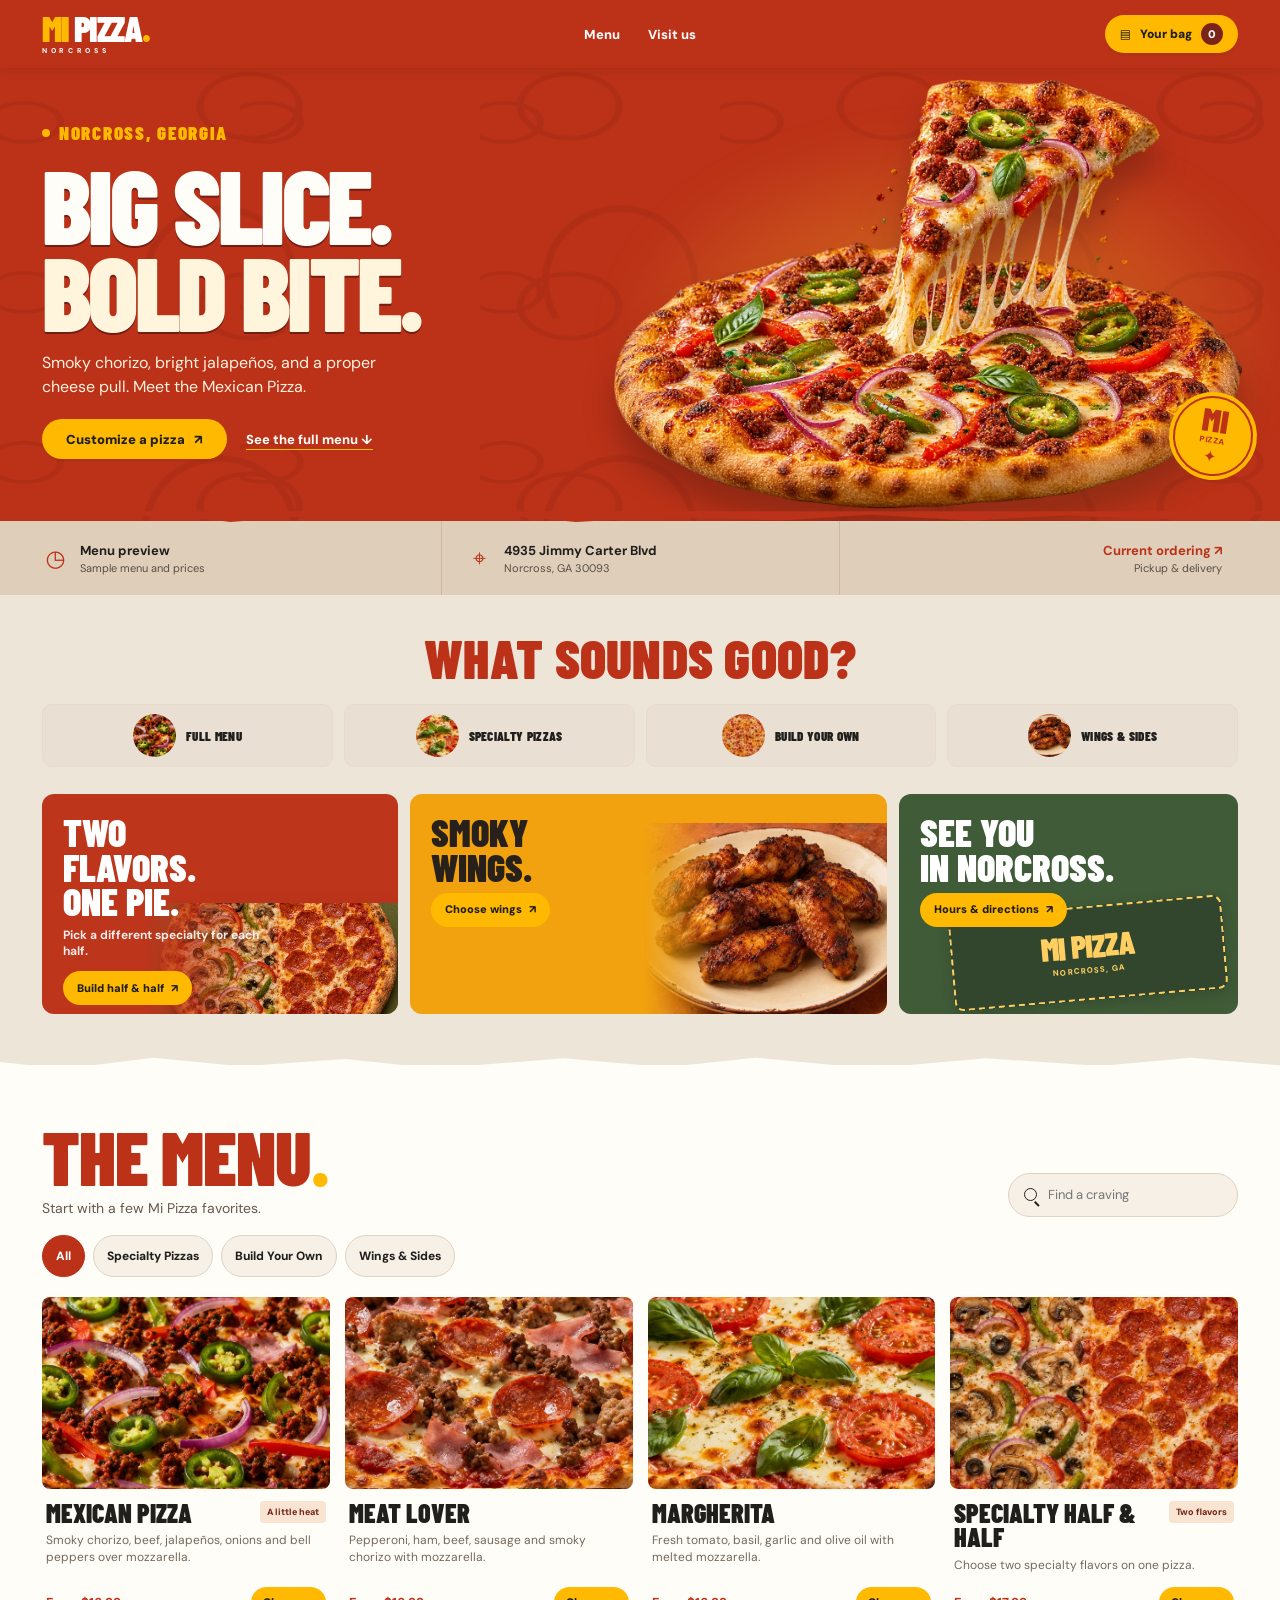
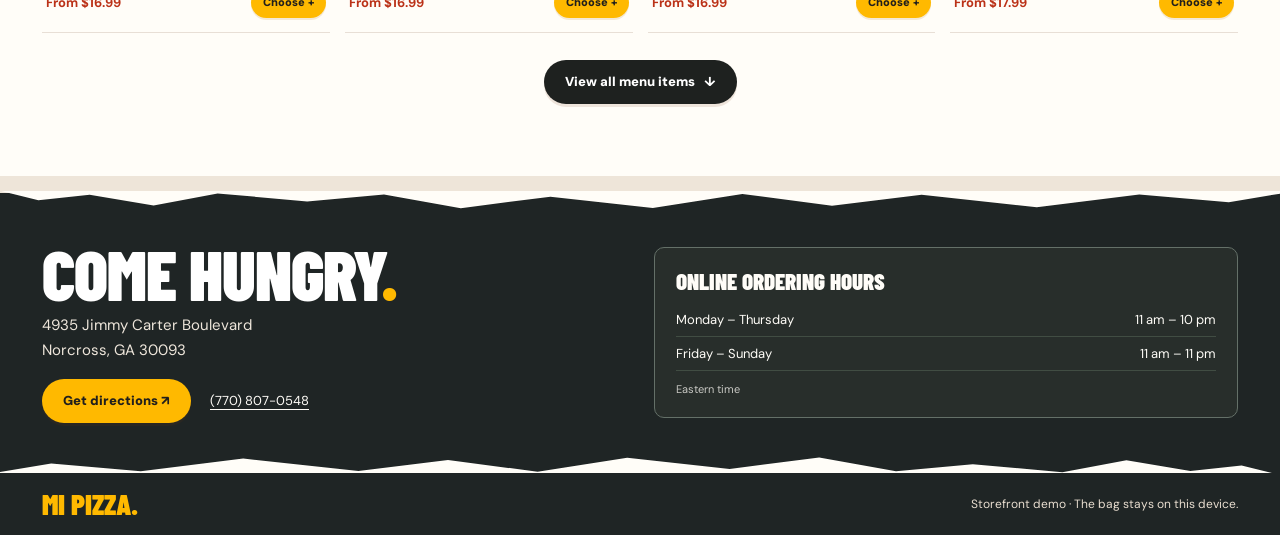
<file: index.html>
<!doctype html>
<html lang="en">
<head>
<meta charset="utf-8">
<meta name="viewport" content="width=device-width,initial-scale=1">
<meta name="theme-color" content="#9c2617">
<meta name="description" content="Explore Mi Pizza's specialty pies, build your own, and find our shop on Jimmy Carter Boulevard in Norcross, Georgia.">
<title>Mi Pizza Norcross | Pizza worth sharing</title>
<link rel="stylesheet" href="./style.css">
<script src="./store.js" type="module"></script>
</head>
<body>
<a href="#menu" class="skip">Skip to menu</a>
<header class="site-header">
  <div class="wrap header-inner">
    <a class="brand" href="./" aria-label="Mi Pizza home"><span>MI</span> PIZZA<span class="brand-period">.</span><small>N O R C R O S S</small></a>
    <nav aria-label="Main navigation"><a href="#menu">Menu</a><a href="#visit">Visit us</a></nav>
    <button class="button cart-button" id="cart-open"><span aria-hidden="true">▤</span> Your bag <span id="bag-count">0</span></button>
  </div>
</header>
<main>
  <section class="hero" aria-labelledby="headline">
    <div class="hero-inner wrap">
      <div class="hero-content">
        <p class="place"><span></span> NORCROSS, GEORGIA</p>
        <h1 id="headline">BIG SLICE.<br><em>BOLD BITE.</em></h1>
        <p class="hero-description">Smoky chorizo, bright jalapeños, and a proper cheese pull. Meet the Mexican Pizza.</p>
        <div class="hero-actions"><button class="button" type="button" data-quick-item="mexican" disabled>Customize a pizza <span aria-hidden="true">↗</span></button><a class="directions" href="#menu">See the full menu ↓</a></div>
      </div>
      <div class="hero-picture">
        <img class="hero-food" src="./images/slice-lift.webp" width="1536" height="1024" fetchpriority="high" alt="A slice of chorizo and jalapeño pizza lifted on strands of melted mozzarella">
        <div class="seal" aria-hidden="true"><b>MI</b><small>PIZZA</small>✦</div>
      </div>
    </div>
  </section>
  <div class="service">
    <div class="wrap service-inner">
      <div class="service-item"><span class="service-icon" aria-hidden="true">◷</span><div><b id="pickup-status">Menu preview</b><small id="eta-label">Sample menu and prices</small></div></div>
      <div class="service-item"><span class="service-icon" aria-hidden="true">⌖</span><div><b>4935 Jimmy Carter Blvd</b><small>Norcross, GA 30093</small></div></div>
      <a class="service-item service-link" href="https://mipizzanorcross.kwickmenu.com"><div><b>Current ordering ↗</b><small>Pickup &amp; delivery</small></div></a>
    </div>
  </div>
  <section class="discover" aria-labelledby="discover-title">
    <div class="wrap">
      <div class="center-heading"><h2 id="discover-title">WHAT SOUNDS GOOD?</h2></div>
      <div class="category-grid" id="category-shortcuts" aria-label="Jump to menu category">
        <button type="button" class="category-tile" data-menu-category="All"><img src="./images/mexican.jpg" width="104" height="104" alt="" loading="lazy"><span>Full menu</span></button>
        <button type="button" class="category-tile" data-menu-category="Specialty Pizzas"><img src="./images/margherita.jpg" width="104" height="104" alt="" loading="lazy"><span>Specialty pizzas</span></button>
        <button type="button" class="category-tile" data-menu-category="Build Your Own"><img src="./images/cheese.jpg" width="104" height="104" alt="" loading="lazy"><span>Build your own</span></button>
        <button type="button" class="category-tile" data-menu-category="Wings &amp; Sides"><img src="./images/wings.jpg" width="104" height="104" alt="" loading="lazy"><span>Wings &amp; sides</span></button>
      </div>
      <div class="feature-grid">
        <article class="feature feature-build">
          <div class="feature-copy">
            <h3>TWO FLAVORS.<br>ONE PIE.</h3>
            <p>Pick a different specialty for each half.</p>
            <button class="feature-action" type="button" data-quick-item="half" disabled>Build half &amp; half <span aria-hidden="true">↗</span></button>
          </div>
          <img src="./images/half.jpg" width="1000" height="418" alt="" loading="lazy">
        </article>
        <article class="feature feature-wings">
          <div class="feature-copy">
            <h3>SMOKY<br>WINGS.</h3>
            <button class="feature-action" type="button" data-quick-item="wings" disabled>Choose wings <span aria-hidden="true">↗</span></button>
          </div>
          <img src="./images/wings.jpg" width="750" height="500" alt="" loading="lazy">
        </article>
        <article class="feature feature-pickup">
          <div class="feature-copy">
            <h3>SEE YOU<br>IN NORCROSS.</h3>
            <a class="feature-action" href="#visit">Hours &amp; directions <span aria-hidden="true">↗</span></a>
          </div>
          <div class="feature-art" aria-hidden="true">MI PIZZA<span>NORCROSS, GA</span></div>
        </article>
      </div>
    </div>
  </section>
  <section id="menu" class="menu-section" aria-labelledby="menu-title">
    <div class="wrap menu">
      <div class="section-heading"><div><h2 id="menu-title">THE MENU<span>.</span></h2><p id="menu-intro">Specialty pies, make-it-yours picks, and sides for the table.</p></div><label class="search"><span class="search-icon" aria-hidden="true"></span><input id="menu-search" type="search" placeholder="Find a craving" aria-label="Search the menu"></label></div>
      <div class="tabs" id="categories" role="group" aria-label="Menu categories"></div>
      <p id="menu-status" role="status">Loading the menu…</p>
      <div class="menu-grid" id="menu-items"></div>
      <div class="menu-more"><button class="button" id="menu-more" type="button" hidden>View all menu items <span aria-hidden="true">↓</span></button></div>
    </div>
  </section>
  <section id="visit" class="visit">
    <div class="wrap visit-inner">
      <div><h2>COME HUNGRY<span>.</span></h2><p>4935 Jimmy Carter Boulevard<br>Norcross, GA 30093</p><div class="visit-actions"><a class="button" href="https://www.google.com/maps/search/?api=1&query=4935%20Jimmy%20Carter%20Boulevard%2C%20Norcross%2C%20GA%2030093">Get directions ↗</a><a href="tel:+17708070548">(770) 807-0548</a></div></div>
      <div class="hours"><h3>Online ordering hours</h3><dl><div><dt>Monday – Thursday</dt><dd>11 am – 10 pm</dd></div><div><dt>Friday – Sunday</dt><dd>11 am – 11 pm</dd></div></dl><small>Eastern time</small></div>
    </div>
  </section>
</main>
<footer><div class="wrap footer-inner"><b>MI PIZZA.</b><span>Storefront demo · The bag stays on this device.</span></div></footer>
<dialog id="panel" aria-labelledby="panel-title"><div class="panel-inner"><button id="panel-close" class="close" type="button" aria-label="Close">×</button><div id="panel-content"></div></div></dialog>
<div id="toast" class="toast" role="status"></div>
</body>
</html>
</file>
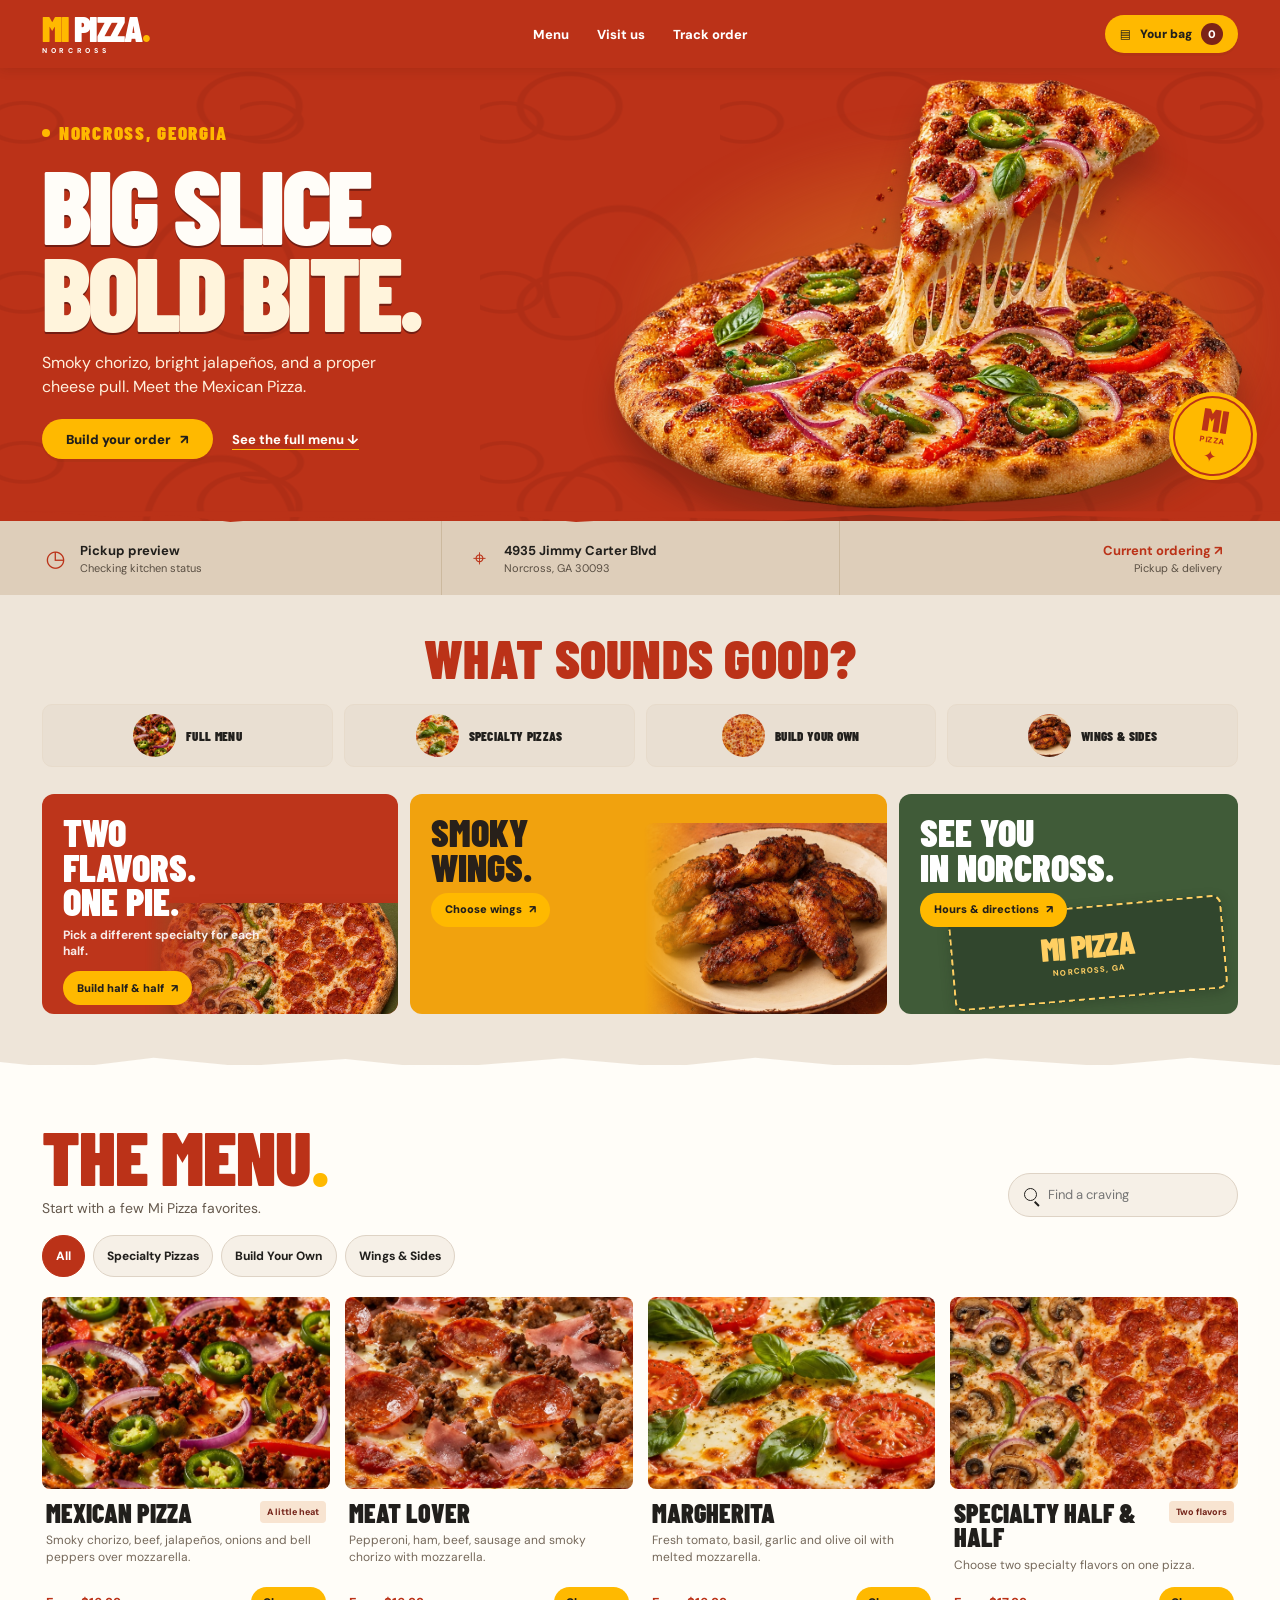
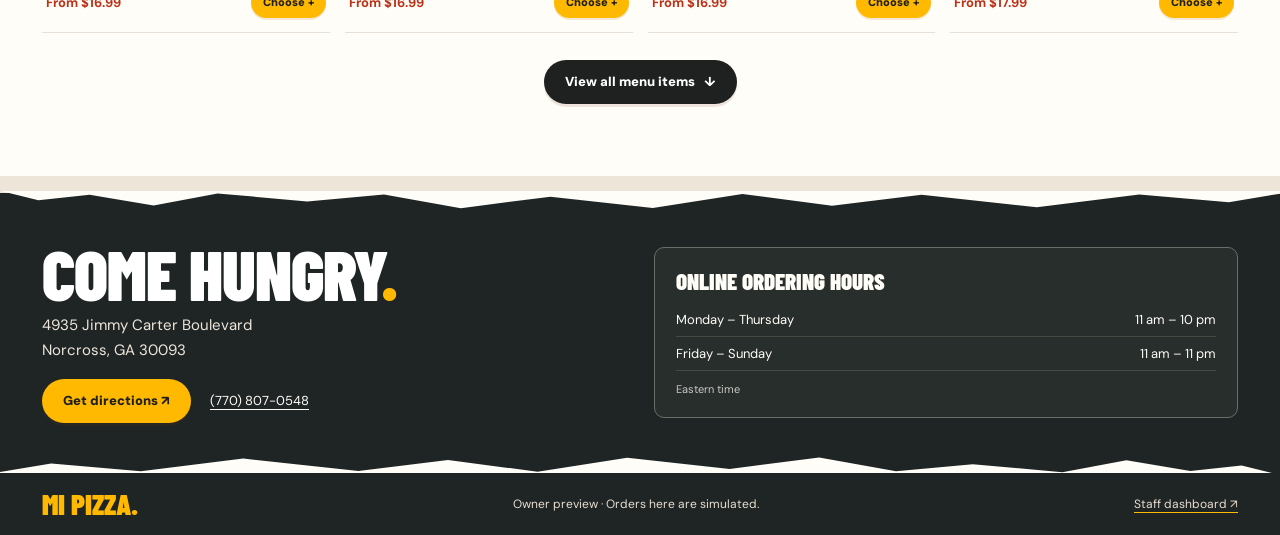
<file: public/index.html>
<!doctype html>
<html lang="en">
<head>
<meta charset="utf-8">
<meta name="viewport" content="width=device-width,initial-scale=1">
<meta name="theme-color" content="#9c2617">
<meta name="description" content="Explore Mi Pizza's specialty pies, build your own, and find our shop on Jimmy Carter Boulevard in Norcross, Georgia.">
<title>Mi Pizza Norcross | Pizza worth sharing</title>
<link rel="stylesheet" href="/style.css">
<script src="/store.js" type="module"></script>
</head>
<body>
<a href="#menu" class="skip">Skip to menu</a>
<header class="site-header">
  <div class="wrap header-inner">
    <a class="brand" href="/" aria-label="Mi Pizza home"><span>MI</span> PIZZA<span class="brand-period">.</span><small>N O R C R O S S</small></a>
    <nav aria-label="Main navigation"><a href="#menu">Menu</a><a href="#visit">Visit us</a><button class="link" id="track-open">Track order</button></nav>
    <button class="button cart-button" id="cart-open"><span aria-hidden="true">▤</span> Your bag <span id="bag-count">0</span></button>
  </div>
</header>
<main>
  <section class="hero" aria-labelledby="headline">
    <div class="hero-inner wrap">
      <div class="hero-content">
        <p class="place"><span></span> NORCROSS, GEORGIA</p>
        <h1 id="headline">BIG SLICE.<br><em>BOLD BITE.</em></h1>
        <p class="hero-description">Smoky chorizo, bright jalapeños, and a proper cheese pull. Meet the Mexican Pizza.</p>
        <div class="hero-actions"><button class="button" type="button" data-quick-item="mexican" disabled>Build your order <span aria-hidden="true">↗</span></button><a class="directions" href="#menu">See the full menu ↓</a></div>
      </div>
      <div class="hero-picture">
        <img class="hero-food" src="/images/slice-lift.webp" width="1536" height="1024" fetchpriority="high" alt="A slice of chorizo and jalapeño pizza lifted on strands of melted mozzarella">
        <div class="seal" aria-hidden="true"><b>MI</b><small>PIZZA</small>✦</div>
      </div>
    </div>
  </section>
  <div class="service">
    <div class="wrap service-inner">
      <div class="service-item"><span class="service-icon" aria-hidden="true">◷</span><div><b id="pickup-status">Pickup preview</b><small id="eta-label">Checking kitchen status</small></div></div>
      <div class="service-item"><span class="service-icon" aria-hidden="true">⌖</span><div><b>4935 Jimmy Carter Blvd</b><small>Norcross, GA 30093</small></div></div>
      <a class="service-item service-link" href="https://mipizzanorcross.kwickmenu.com"><div><b>Current ordering ↗</b><small>Pickup &amp; delivery</small></div></a>
    </div>
  </div>
  <section class="discover" aria-labelledby="discover-title">
    <div class="wrap">
      <div class="center-heading"><h2 id="discover-title">WHAT SOUNDS GOOD?</h2></div>
      <div class="category-grid" id="category-shortcuts" aria-label="Jump to menu category">
        <button type="button" class="category-tile" data-menu-category="All"><img src="/images/mexican.jpg" width="104" height="104" alt="" loading="lazy"><span>Full menu</span></button>
        <button type="button" class="category-tile" data-menu-category="Specialty Pizzas"><img src="/images/margherita.jpg" width="104" height="104" alt="" loading="lazy"><span>Specialty pizzas</span></button>
        <button type="button" class="category-tile" data-menu-category="Build Your Own"><img src="/images/cheese.jpg" width="104" height="104" alt="" loading="lazy"><span>Build your own</span></button>
        <button type="button" class="category-tile" data-menu-category="Wings &amp; Sides"><img src="/images/wings.jpg" width="104" height="104" alt="" loading="lazy"><span>Wings &amp; sides</span></button>
      </div>
      <div class="feature-grid">
        <article class="feature feature-build">
          <div class="feature-copy">
            <h3>TWO FLAVORS.<br>ONE PIE.</h3>
            <p>Pick a different specialty for each half.</p>
            <button class="feature-action" type="button" data-quick-item="half" disabled>Build half &amp; half <span aria-hidden="true">↗</span></button>
          </div>
          <img src="/images/half.jpg" width="1000" height="418" alt="" loading="lazy">
        </article>
        <article class="feature feature-wings">
          <div class="feature-copy">
            <h3>SMOKY<br>WINGS.</h3>
            <button class="feature-action" type="button" data-quick-item="wings" disabled>Choose wings <span aria-hidden="true">↗</span></button>
          </div>
          <img src="/images/wings.jpg" width="750" height="500" alt="" loading="lazy">
        </article>
        <article class="feature feature-pickup">
          <div class="feature-copy">
            <h3>SEE YOU<br>IN NORCROSS.</h3>
            <a class="feature-action" href="#visit">Hours &amp; directions <span aria-hidden="true">↗</span></a>
          </div>
          <div class="feature-art" aria-hidden="true">MI PIZZA<span>NORCROSS, GA</span></div>
        </article>
      </div>
    </div>
  </section>
  <section id="menu" class="menu-section" aria-labelledby="menu-title">
    <div class="wrap menu">
      <div class="section-heading"><div><h2 id="menu-title">THE MENU<span>.</span></h2><p id="menu-intro">Specialty pies, make-it-yours picks, and sides for the table.</p></div><label class="search"><span class="search-icon" aria-hidden="true"></span><input id="menu-search" type="search" placeholder="Find a craving" aria-label="Search the menu"></label></div>
      <div class="tabs" id="categories" role="group" aria-label="Menu categories"></div>
      <p id="menu-status" role="status">Loading the menu…</p>
      <div class="menu-grid" id="menu-items"></div>
      <div class="menu-more"><button class="button" id="menu-more" type="button" hidden>View all menu items <span aria-hidden="true">↓</span></button></div>
    </div>
  </section>
  <section id="visit" class="visit">
    <div class="wrap visit-inner">
      <div><h2>COME HUNGRY<span>.</span></h2><p>4935 Jimmy Carter Boulevard<br>Norcross, GA 30093</p><div class="visit-actions"><a class="button" href="https://www.google.com/maps/search/?api=1&query=4935%20Jimmy%20Carter%20Boulevard%2C%20Norcross%2C%20GA%2030093">Get directions ↗</a><a href="tel:+17708070548">(770) 807-0548</a></div></div>
      <div class="hours"><h3>Online ordering hours</h3><dl><div><dt>Monday – Thursday</dt><dd>11 am – 10 pm</dd></div><div><dt>Friday – Sunday</dt><dd>11 am – 11 pm</dd></div></dl><small>Eastern time</small></div>
    </div>
  </section>
</main>
<footer><div class="wrap footer-inner"><b>MI PIZZA.</b><span>Owner preview · Orders here are simulated.</span><a href="/staff">Staff dashboard ↗</a></div></footer>
<dialog id="panel" aria-labelledby="panel-title"><div class="panel-inner"><button id="panel-close" class="close" type="button" aria-label="Close">×</button><div id="panel-content"></div></div></dialog>
<div id="toast" class="toast" role="status"></div>
</body>
</html>
</file>
<file: style.css>
@import url('https://fonts.googleapis.com/css2?family=Barlow+Condensed:wght@600;700;800;900&family=DM+Sans:wght@400;500;600;700;800&family=Luckiest+Guy&display=swap');
:root{--cream:#eee5d9;--paper:#fffdf8;--ink:#211f1c;--red:#bb3218;--dark-red:#8f2414;--gold:#ffb900;--green:#344f3b;--line:#e3d6c1;--display:'Barlow Condensed','Arial Narrow',Impact,sans-serif;--body:'DM Sans',system-ui,sans-serif;font-family:var(--body);color:var(--ink);background:var(--cream);font-synthesis:none}
*{box-sizing:border-box}body{margin:0}html{scroll-behavior:smooth;scroll-padding-top:76px}a{color:inherit;text-decoration:none}button,input,select{font:inherit}button{cursor:pointer}button:disabled{cursor:not-allowed;opacity:.55}:focus-visible{outline:3px solid #256b4b;outline-offset:4px}button,select,input{min-height:42px}h1,h2,h3,p{margin-top:0}.wrap{width:min(1240px,calc(100% - 84px));margin-inline:auto}.skip{position:fixed;z-index:30;transform:translateY(-150%);padding:14px;background:#fff}.skip:focus{transform:none}
.site-header{position:sticky;top:0;background:var(--red);color:white;z-index:10;box-shadow:0 2px 10px #4a180c24;border:0}.header-inner{height:68px;display:grid;grid-template-columns:1fr auto 1fr;align-items:center;gap:24px}.brand{font:900 36px/.76 var(--display);justify-self:start;letter-spacing:-.04em;color:white}.brand>span:first-child{color:var(--gold)}.brand-period{color:var(--gold)}.brand small{display:block;font:800 7px/1 var(--body);margin-top:6px;letter-spacing:.12em}.header-inner nav{display:flex;align-items:center;gap:28px;font-size:13px;font-weight:800}.header-inner nav a,.header-inner nav button{color:white}.header-inner nav a:hover,.link:hover{text-decoration:underline;text-decoration-color:var(--gold);text-underline-offset:5px}.link{background:none;border:0;color:inherit;font-weight:inherit;padding:0}.button{display:inline-flex;justify-content:center;align-items:center;gap:9px;min-height:44px;padding:11px 21px;border:0;border-radius:999px;background:var(--gold);color:var(--ink);font-weight:900;font-size:13px;text-align:center;box-shadow:0 3px 0 #71300d1f;transition:transform .16s ease,background .16s ease}.button:hover{background:#ffd15a;transform:translateY(-2px)}.cart-button{justify-self:end;white-space:nowrap;min-height:38px;padding:8px 15px;font-size:12px}.cart-button span:last-child{background:#7c2317;color:white;display:inline-grid;place-items:center;min-width:22px;height:22px;border-radius:50%;font-size:11px}
.hero{background:var(--red);color:var(--paper);overflow:hidden;position:relative;isolation:isolate}.hero::before{content:'';position:absolute;inset:0;z-index:-1;opacity:.17;background-image:radial-gradient(ellipse at 10% 32%,transparent 0 32px,#7d1d11 34px 39px,transparent 41px),radial-gradient(ellipse at 78% 19%,transparent 0 45px,#7d1d11 47px 52px,transparent 54px),radial-gradient(ellipse at 55% 85%,transparent 0 70px,#7d1d11 72px 77px,transparent 79px);background-size:240px 170px,320px 200px,400px 250px}.hero-inner{min-height:440px;display:grid;grid-template-columns:.88fr 1.12fr;align-items:center;position:relative}.hero-content{align-self:center;padding:53px 0 62px;position:relative;z-index:1}.place{font-family:var(--display);font-size:19px;font-weight:900;letter-spacing:.09em;color:var(--gold);display:flex;align-items:center;gap:9px;margin-bottom:16px;text-transform:uppercase}.place span{width:8px;height:8px;background:var(--gold);border-radius:50%}.hero h1{font:900 clamp(64px,8.1vw,108px)/.84 var(--display);letter-spacing:-.035em;margin:0 0 17px;text-transform:uppercase;white-space:normal;text-shadow:0 2px 0 #741d12}.hero h1 em{font-style:normal;font-weight:900;color:#fff4dc}.hero-description{font-size:16px;line-height:1.5;max-width:380px;margin-bottom:20px;color:#fff1dd}.hero-actions,.visit-actions{display:flex;align-items:center;gap:19px;flex-wrap:wrap}.hero-actions .button{min-height:40px;padding-inline:24px}.directions{font-size:13px;font-weight:800;text-decoration:underline;text-decoration-color:var(--gold);text-underline-offset:5px}.hero-picture{position:relative;min-width:0;min-height:420px;margin-right:-42px;isolation:isolate;background:transparent}.hero-picture::before{content:'';position:absolute;inset:7% 0 0 4%;z-index:-1;background:radial-gradient(ellipse at 52% 56%,#f2a52a99,transparent 68%);filter:blur(16px)}.hero-food{position:absolute;width:105%;height:103%;right:-3%;bottom:-1%;object-fit:contain;object-position:center bottom;filter:drop-shadow(0 24px 15px #48150c60)}.seal{position:absolute;bottom:29px;right:27px;width:80px;height:80px;border:2px solid var(--red);box-shadow:0 0 0 4px var(--gold);background:var(--gold);color:var(--red);border-radius:50%;transform:rotate(9deg);display:grid;place-content:center;text-align:center;line-height:1.1}.seal b{font:900 32px/.85 var(--display)}.seal small{font-size:8px;font-weight:900;letter-spacing:.08em;margin:3px 0}
.service{background:#deceba;border-bottom:0;position:relative}.service::before{content:'';position:absolute;inset:-10px 0 auto;height:14px;background:var(--red);clip-path:polygon(0 0,5% 15%,9% 45%,14% 30%,18% 78%,23% 42%,31% 60%,39% 25%,45% 78%,52% 41%,61% 66%,68% 26%,76% 68%,83% 30%,92% 55%,100% 17%,100% 0)}.service-inner{display:grid;grid-template-columns:1fr 1fr 1fr;min-height:74px}.service-item{display:flex;align-items:center;gap:11px;padding:10px 16px 10px 0}.service-item+.service-item{border-left:1px solid #ccb99e;padding-left:24px}.service-item b,.service-item small{display:block}.service-item b{font-size:13px}.service-item small{font-size:11px;margin-top:2px;color:#594e42}.service-icon{font-size:23px;line-height:1;color:var(--red);width:27px;text-align:center}.service-link{color:var(--red);justify-content:flex-end;text-align:right}.service-link:hover b{text-decoration:underline}
.discover{background:var(--cream);padding:38px 0 51px}.center-heading{text-align:center;margin:0 auto 21px}.center-heading .eyebrow{font:900 12px/1 var(--display);letter-spacing:.17em;text-transform:uppercase;color:var(--red);margin:0 0 9px}.center-heading h2{font:900 clamp(37px,4.7vw,54px)/.93 var(--display);letter-spacing:.005em;color:var(--red);text-transform:uppercase;margin:0}.center-heading h2 span{color:var(--gold)}.center-heading p{font-size:13px;color:#685b4d;margin:9px 0 0}.category-grid{display:grid;grid-template-columns:repeat(4,minmax(0,1fr));gap:11px;margin-bottom:27px}.category-tile{display:flex;align-items:center;justify-content:center;gap:10px;padding:9px 12px;border:1px solid #e7dbcb;border-radius:10px;background:#e9dfd2;color:var(--ink);font:900 13px var(--display);letter-spacing:.025em;text-transform:uppercase;transition:transform .15s,background .15s}.category-tile img{width:43px;height:43px;object-fit:cover;border-radius:50%;background:#fff8ed}.category-tile:hover,.category-tile:focus-visible{background:#fffaef;transform:translateY(-2px)}.category-tile[aria-pressed=true],.category-tile.active{background:var(--red);border-color:var(--red);color:#fff}.category-tile[aria-pressed=true] img,.category-tile.active img{box-shadow:0 0 0 2px var(--gold)}.feature-grid{display:grid;grid-template-columns:1fr 1.44fr 1fr;grid-template-rows:146px 146px;gap:11px}.feature{position:relative;overflow:hidden;display:flex;align-items:center;min-width:0;padding:19px;border-radius:12px;color:white;background:var(--red);isolation:isolate}.feature:nth-child(1){grid-row:1/3;background:#bd351b}.feature:nth-child(2){grid-column:2;grid-row:1;background:#f2a10c;color:#26201a}.feature:nth-child(3){grid-column:3;grid-row:1/3;background:#435d38}.feature:nth-child(4){grid-column:2;grid-row:2;background:#42251e}.feature-copy{position:relative;z-index:2;max-width:67%}.feature-copy p{margin:0 0 5px;font:900 10px var(--display);letter-spacing:.12em;text-transform:uppercase;opacity:.9}.feature-copy h3{font:900 clamp(21px,2.65vw,37px)/.91 var(--display);text-transform:uppercase;margin:0 0 10px}.feature-copy .button{min-height:30px;padding:6px 13px;font-size:10px}.feature img{position:absolute;width:56%;height:100%;right:-3%;bottom:0;object-fit:contain;object-position:center bottom;filter:drop-shadow(0 9px 8px #24170c44)}.feature:nth-child(1) img,.feature:nth-child(3) img{width:76%;height:60%;right:-4%;bottom:-1%;object-position:center bottom}.feature:nth-child(1) .feature-copy,.feature:nth-child(3) .feature-copy{align-self:flex-start;max-width:100%}.feature:nth-child(2) img,.feature:nth-child(4) img{width:42%;right:1%;height:105%}.feature:nth-child(2) .feature-copy,.feature:nth-child(4) .feature-copy{max-width:58%}.feature .offer-price{display:inline-block;margin:0 0 7px;padding:4px 7px;background:var(--gold);color:var(--ink);font:900 11px var(--display);transform:rotate(-3deg)}
.menu{padding:58px 0 72px;background:var(--paper);position:relative}.menu::before{content:'';position:absolute;inset:-15px 0 auto;height:18px;background:var(--paper);clip-path:polygon(0 32%,6% 75%,13% 20%,21% 65%,28% 15%,38% 60%,47% 20%,56% 63%,64% 16%,72% 73%,82% 17%,92% 70%,100% 20%,100% 100%,0 100%)}.section-heading{display:flex;align-items:end;justify-content:space-between;gap:20px;margin-bottom:18px}.section-heading h2,.visit h2{font:900 clamp(48px,6.3vw,76px)/.86 var(--display);letter-spacing:-.015em;color:var(--red);text-transform:uppercase;margin:0 0 10px}.section-heading h2 span{color:var(--gold)}.section-heading p{margin:0;color:#65594d;font-size:14px}.search{background:#f6f0e7;border:1px solid #ded3c5;border-radius:999px;display:flex;align-items:center;gap:11px;padding:0 15px;min-width:230px}.search input{padding:0;border:0;outline:0;background:none;width:100%;color:inherit;font-size:13px}.search:focus-within{outline:2px solid var(--green)}.search-icon{width:13px;height:13px;border:1.7px solid currentColor;border-radius:50%;position:relative;flex:none}.search-icon:after{content:'';position:absolute;bottom:-4px;right:-4px;width:6px;height:1.5px;background:currentColor;transform:rotate(45deg)}.tabs{display:flex;gap:8px;flex-wrap:wrap;margin-bottom:20px}.tabs button{border:1px solid #ded3c5;border-radius:999px;padding:7px 13px;background:#f6f0e7;color:var(--ink);font-size:12px;font-weight:800}.tabs button[aria-pressed=true]{background:var(--red);border-color:var(--red);color:white}.tabs button:hover:not([aria-pressed=true]){background:#efe4d8}.menu-grid{display:grid;grid-template-columns:repeat(4,minmax(0,1fr));gap:14px}.menu-card{display:flex;flex-direction:column;overflow:hidden;background:var(--paper);border:0;border-radius:0;box-shadow:0 1px 0 #e8dfd6}.card-image{display:block;width:100%;height:clamp(135px,14vw,190px);object-fit:cover;background:#eddbc0}.card-body{padding:13px 10px 15px;display:flex;flex-direction:column;flex:1}.card-heading{display:flex;align-items:start;justify-content:space-between;gap:6px}.card-body h3{font:900 28px/.94 var(--display);color:var(--ink);margin:0 0 7px;text-transform:uppercase}.card-tag{font-size:9px;color:#74241a;background:#f8e4d1;padding:5px 7px;border-radius:4px;font-weight:800;white-space:nowrap}.card-body p{margin:0 0 13px;font-size:12px;color:#75685a;line-height:1.42}.card-bottom{margin-top:auto;display:flex;align-items:center;justify-content:space-between;gap:8px}.card-bottom b{font-size:13px;color:var(--red)}.card-bottom button{border:0;border-radius:999px;background:var(--gold);color:var(--ink);font-weight:900;padding:6px 12px;font-size:11px;min-height:31px}.card-bottom button:hover:not(:disabled){background:var(--red);color:white}.menu #menu-status{font-size:13px;color:#65594d}
.visit{background:#1f2525;color:var(--paper);padding:50px 0;position:relative;isolation:isolate;margin-top:17px}.visit::before,.visit::after{content:'';position:absolute;left:0;width:100%;height:25px;background:var(--paper);z-index:-1;clip-path:polygon(0 0,3% 38%,7% 16%,12% 59%,17% 11%,24% 43%,30% 15%,36% 70%,43% 24%,51% 69%,58% 13%,65% 60%,72% 16%,81% 66%,89% 15%,96% 46%,100% 12%,100% 0)}.visit::before{top:-2px}.visit::after{bottom:-2px;transform:rotate(180deg)}.visit h2{color:#fff;font-size:clamp(46px,5.7vw,70px)}.visit h2 span{color:var(--gold)}.visit-inner{display:grid;grid-template-columns:1fr 1fr;gap:28px;align-items:center}.visit-inner>div:first-child>p{font-size:15px;line-height:1.7;color:#eee6db}.visit-actions>a:not(.button){font-size:13px;text-decoration:underline;text-underline-offset:4px}.hours{padding:19px 21px;border:1px solid #647068;border-radius:10px;background:#282e2b}.hours h3{font:900 23px var(--display);text-transform:uppercase;margin:0 0 8px}.hours dl{margin:0 0 6px}.hours dl div{display:flex;justify-content:space-between;gap:12px;padding:8px 0;border-bottom:1px solid #414d43;font-size:13px}.hours dd{margin:0;white-space:nowrap}.hours small{opacity:.75;font-size:11px}footer{background:#1f2525;color:#e9ded0;font-size:12px;position:relative}.footer-inner{display:flex;justify-content:space-between;align-items:center;gap:18px;padding:18px 0}.footer-inner b{font:900 29px/.9 var(--display);color:var(--gold)}.footer-inner a{text-decoration:underline;text-decoration-color:var(--gold);text-underline-offset:4px}
/* Ordering panels keep a calm, high-contrast surface while following the new palette. */
dialog{inset:0 0 0 auto;margin:0;width:min(490px,100%);height:100%;max-width:none;max-height:none;border:0;background:var(--paper);color:var(--ink);padding:0;box-shadow:-12px 0 30px #23090e30}dialog::backdrop{background:#271918a3}body:has(dialog[open]){overflow:hidden}.panel-inner{padding:31px 26px;position:relative}.panel-inner h2{font:900 49px/.88 var(--display);color:var(--red);text-transform:uppercase;margin:0 42px 13px 0}.close{position:absolute;top:21px;right:19px;border:1px solid var(--line);border-radius:50%;width:42px;background:var(--cream);color:inherit;font-size:27px;line-height:1}.panel-note{color:#5c4c41;font-size:14px;line-height:1.5;margin-bottom:14px}.panel-form{display:grid;gap:13px}.panel-form label.field{display:grid;gap:5px;font-size:14px;font-weight:800}.panel-form input:not([type=checkbox]),.panel-form select{border:1px solid #d5c5a9;border-radius:8px;background:white;color:var(--ink);padding:8px 11px;width:100%}.panel-form fieldset{border:1px solid var(--line);border-radius:8px;padding:10px;margin:0}.panel-form legend{font-size:14px;font-weight:800}.picks{display:grid;grid-template-columns:1fr 1fr;gap:4px 9px}.picks label{display:flex;align-items:center;gap:4px;font-size:13px}.picks input{min-height:20px;width:16px;accent-color:var(--green)}.line-item{display:grid;grid-template-columns:1fr auto;gap:3px 10px;border-bottom:1px solid var(--line);padding:12px 0}.line-item p{margin:3px 0;font-size:13px;color:#5c4c41}.quantities{display:flex;align-items:center;gap:7px;margin-top:4px}.quantities button{padding:2px 9px;background:var(--cream);border:1px solid var(--line);border-radius:5px;color:inherit;min-height:36px}.totals{display:grid;gap:7px;padding:15px 0;margin-bottom:14px;border-bottom:1px solid var(--line)}.totals div{display:flex;justify-content:space-between;gap:10px}.totals div:last-child{font-weight:800}.full{width:100%}.feedback{color:var(--dark-red);font-size:14px;margin:0}.feedback:empty{display:none}.status-list{display:grid;gap:10px;list-style:none;margin:14px 0;padding:0}.status-list li{background:#f2e6d2;border-radius:7px;padding:11px;font-weight:700;font-size:14px}.status-list li.done{color:#284630;background:#e5ebd9}.status-list li[aria-current=step]{border:2px solid var(--green)}.order-code{display:block;overflow-wrap:anywhere;font-size:12px;padding:10px;background:#f2e6d2;border-radius:6px}.toast{position:fixed;bottom:22px;left:50%;transform:translateX(-50%);z-index:20;background:var(--ink);color:white;padding:10px 16px;border-radius:999px;font-weight:700;font-size:14px;text-align:center;max-width:90vw}.toast:empty{display:none}
@media(max-width:900px){.wrap{width:calc(100% - 48px)}.hero-inner{min-height:390px}.hero h1{font-size:clamp(58px,9vw,82px)}.hero-picture{min-height:380px;margin-right:-24px}.category-grid{grid-template-columns:repeat(4,minmax(0,1fr));gap:8px}.category-tile{gap:7px;padding:8px 5px;font-size:12px}.category-tile img{width:36px;height:36px}.feature-grid{grid-template-rows:130px 130px}.feature{padding:15px}.menu-grid{grid-template-columns:repeat(3,minmax(0,1fr))}}
@media(max-width:620px){.wrap{width:calc(100% - 32px)}.header-inner{grid-template-columns:auto 1fr auto;height:61px;gap:9px}.header-inner nav{justify-content:center;gap:11px;font-size:11px}.header-inner nav a:nth-child(2){display:none}.brand{font-size:31px}.brand small{font-size:6px}.cart-button{padding:7px 10px;font-size:11px;gap:5px}.cart-button span:first-child{display:none}.cart-button span:last-child{min-width:18px;height:18px}.hero-inner{grid-template-columns:1fr;min-height:0}.hero-content{padding:36px 0 10px}.place{font-size:15px;margin-bottom:10px}.hero h1{font-size:clamp(54px,13vw,74px);max-width:100%;line-height:.85;margin-bottom:12px}.hero-description{font-size:14px;max-width:330px;margin-bottom:14px}.hero-actions{gap:15px}.hero-picture{min-height:230px;margin:-5px -16px 0}.hero-food{width:104%;height:114%;right:-2%;bottom:-4%}.seal{width:64px;height:64px;right:19px;bottom:18px}.seal b{font-size:26px}.seal small{font-size:7px}.service-inner{grid-template-columns:1fr 1fr}.service-item{gap:6px;padding-right:4px}.service-item b{font-size:11px}.service-item small{font-size:10px}.service-item+.service-item{padding-left:8px}.service-link{grid-column:1/-1;justify-content:flex-start;text-align:left;border-left:0!important;border-top:1px solid #ccb99e;padding-left:0!important}.discover{padding:32px 0 38px}.center-heading{margin-bottom:17px}.center-heading h2{font-size:39px}.center-heading p{font-size:12px}.category-grid{grid-template-columns:repeat(2,minmax(0,1fr));gap:7px;margin-bottom:15px}.category-tile{justify-content:flex-start;padding:7px 9px;font-size:12px}.category-tile img{width:36px;height:36px}.feature-grid{grid-template-columns:1fr 1fr;grid-template-rows:118px 118px 125px;gap:8px}.feature{padding:12px}.feature:nth-child(1){grid-column:1;grid-row:1}.feature:nth-child(2){grid-column:2;grid-row:1}.feature:nth-child(3){grid-column:1;grid-row:2/4}.feature:nth-child(4){grid-column:2;grid-row:2/4}.feature-copy{max-width:79%}.feature:nth-child(1) .feature-copy,.feature:nth-child(3) .feature-copy{max-width:100%}.feature:nth-child(1) img,.feature:nth-child(3) img{width:100%;height:59%;right:-3%}.feature:nth-child(2) .feature-copy,.feature:nth-child(4) .feature-copy{max-width:80%}.feature:nth-child(2) img,.feature:nth-child(4) img{width:82%;height:63%;right:-6%;bottom:0}.feature-copy p{font-size:8px}.feature-copy h3{font-size:clamp(19px,5vw,27px);margin-bottom:7px}.feature-copy .button{font-size:9px;padding-inline:11px}.menu{padding:40px 0 48px}.section-heading{align-items:stretch;flex-direction:column;gap:12px}.section-heading h2{font-size:52px}.section-heading p{font-size:13px}.search{min-width:0;width:100%;height:42px}.menu-grid{grid-template-columns:repeat(2,minmax(0,1fr));gap:9px}.card-image{height:112px}.card-body{padding:10px 8px 12px}.card-body h3{font-size:24px}.card-body p{font-size:11px}.card-tag{display:none}.card-bottom{align-items:center;gap:4px}.card-bottom b,.card-bottom button{font-size:10px}.card-bottom button{padding:5px 9px;min-height:30px}.visit{padding:40px 0}.visit-inner{grid-template-columns:1fr;gap:20px}.visit h2{font-size:50px}.hours{padding:15px}.footer-inner{flex-wrap:wrap;justify-content:space-between;gap:10px}.footer-inner span{order:3;width:100%;font-size:11px}.panel-inner{padding:28px 20px}.panel-inner h2{font-size:44px}}
@media(max-width:365px){.header-inner nav{gap:7px;font-size:10px}.brand{font-size:28px}.cart-button{font-size:10px}.hero h1{font-size:52px}.category-tile{font-size:10px}.category-tile img{height:31px;width:31px}.feature-copy h3{font-size:19px}}
@media(prefers-reduced-motion:reduce){html{scroll-behavior:auto}*,*::before,*::after{animation-duration:.001ms!important;transition-duration:.001ms!important}}
/* Reference inspired storefront sections */
.menu-section{background:var(--paper);position:relative;isolation:isolate}.menu-section::before{content:'';position:absolute;left:0;right:0;top:-11px;height:19px;background:var(--paper);z-index:-1;clip-path:polygon(0 40%,5% 75%,12% 18%,19% 63%,27% 24%,34% 74%,44% 20%,52% 67%,59% 17%,68% 74%,77% 20%,86% 61%,93% 17%,100% 58%,100% 100%,0 100%)}.menu-section .menu{background:transparent}.menu-section .menu::before{display:none}.menu-more{text-align:center;padding-top:28px}.menu-more .button{background:#1e211f;color:#fff}.menu-more .button:hover{background:var(--red)}.center-heading h2{color:var(--red)}.category-grid button{font-family:var(--display)}.category-tile[aria-pressed=true],.category-tile.active{color:#fff}.feature-grid{grid-template-columns:1.03fr 1.38fr .98fr;grid-template-rows:220px;gap:12px}.feature-grid .feature.feature-build{grid-column:1;grid-row:1;background:#bd351b;color:#fff;padding:21px}.feature-grid .feature.feature-wings{grid-column:2;grid-row:1;background:#f1a20e;color:#28201a;padding:21px}.feature-grid .feature.feature-pickup{grid-column:3;grid-row:1;background:#405b38;color:#fff;padding:21px}.feature-grid .feature .feature-copy{max-width:64%;align-self:flex-start}.feature-grid .feature-pickup .feature-copy{max-width:100%}.feature-grid .feature .feature-copy h3{font-size:clamp(25px,3vw,38px);line-height:.9;margin:0 0 9px}.feature-grid .feature .feature-copy p{font:700 12px/1.35 var(--body);letter-spacing:0;text-transform:none;max-width:205px;margin:0 0 12px}.feature-grid .feature .feature-action{display:inline-flex;align-items:center;justify-content:center;gap:7px;min-height:34px;padding:8px 14px;border:0;border-radius:999px;background:var(--gold);color:#211f1c;font:900 11px/1 var(--body);text-decoration:none;cursor:pointer;transition:transform .15s,background .15s}.feature-grid .feature .feature-action:hover:not(:disabled){background:#ffd76e;transform:translateY(-2px)}.feature-grid .feature .feature-action:focus-visible{outline:3px solid white;outline-offset:3px}.feature-grid .feature .feature-action:disabled{opacity:.68;cursor:not-allowed}.feature-grid .feature.feature-build img{width:76%;height:64%;right:-5%;bottom:-1%;object-fit:contain;object-position:center bottom;mask-image:linear-gradient(90deg,transparent,#000 40%)}.feature-grid .feature.feature-wings img{width:54%;height:90%;right:-3%;bottom:-3%;object-fit:cover;object-position:center;border-radius:9px;mask-image:linear-gradient(90deg,transparent,#000 28%)}.feature-grid .feature.feature-wings .feature-copy{max-width:52%}.feature-grid .feature.feature-pickup .feature-art{position:absolute;right:13px;bottom:14px;width:81%;min-height:94px;display:grid;place-content:center;text-align:center;border:2px dashed #ffcf62;border-radius:9px;transform:rotate(-5deg);background:#31462d;color:#ffcf62;font:900 clamp(21px,2.8vw,32px)/.85 var(--display);letter-spacing:-.025em;box-shadow:0 4px 12px #16221740}.feature-grid .feature.feature-pickup .feature-art span{display:block;margin-top:7px;font:800 8px/1 var(--body);letter-spacing:.14em}.menu-section .section-heading{margin-bottom:18px}.menu-section .menu-grid{grid-template-columns:repeat(4,minmax(0,1fr));gap:15px}.menu-section .menu-card{background:transparent}.menu-section .card-image{border-radius:8px;height:clamp(145px,15vw,194px)}.menu-section .card-body{padding:12px 4px 14px}.menu-section .card-body h3{font-size:26px}.menu-section .card-bottom button{box-shadow:0 2px 0 #b77a1526}
@media(max-width:900px){.feature-grid{grid-template-columns:1fr 1.3fr .94fr;grid-template-rows:205px;gap:9px}.feature-grid .feature.feature-build,.feature-grid .feature.feature-wings,.feature-grid .feature.feature-pickup{grid-column:auto;grid-row:auto;padding:15px}.feature-grid .feature .feature-copy{max-width:67%}.feature-grid .feature.feature-wings .feature-copy{max-width:54%}.feature-grid .feature.feature-pickup .feature-copy{max-width:100%}.feature-grid .feature .feature-copy h3{font-size:clamp(23px,3.6vw,34px)}.menu-section .menu-grid{grid-template-columns:repeat(3,minmax(0,1fr))}}
@media(max-width:620px){.feature-grid{grid-template-columns:1fr 1fr;grid-template-rows:154px 154px;gap:8px}.feature-grid .feature.feature-build{grid-column:1;grid-row:1}.feature-grid .feature.feature-wings{grid-column:2;grid-row:1}.feature-grid .feature.feature-pickup{grid-column:1/-1;grid-row:2}.feature-grid .feature.feature-build,.feature-grid .feature.feature-wings,.feature-grid .feature.feature-pickup{padding:12px}.feature-grid .feature .feature-copy{max-width:75%}.feature-grid .feature.feature-wings .feature-copy{max-width:72%}.feature-grid .feature.feature-pickup .feature-copy{max-width:100%}.feature-grid .feature .feature-copy h3{font-size:clamp(21px,6vw,29px);margin-bottom:6px}.feature-grid .feature-build .feature-copy{max-width:100%}.feature-grid .feature .feature-copy p{font-size:10px;max-width:155px;margin-bottom:8px}.feature-grid .feature .feature-action{font-size:10px;min-height:36px;padding:7px 10px;white-space:nowrap}.feature-grid .feature.feature-build img{width:67%;height:67%;right:-8%}.feature-grid .feature.feature-wings img{width:51%;height:76%;right:-5%}.feature-grid .feature.feature-pickup .feature-art{width:44%;min-height:85px;right:14px;bottom:19px;font-size:28px}.menu-section .menu-grid{grid-template-columns:repeat(2,minmax(0,1fr))}.menu-more{padding-top:22px}}
@media(max-width:365px){.feature-grid .feature .feature-copy h3{font-size:19px}.feature-grid .feature .feature-action{padding-inline:8px}}
</file>
